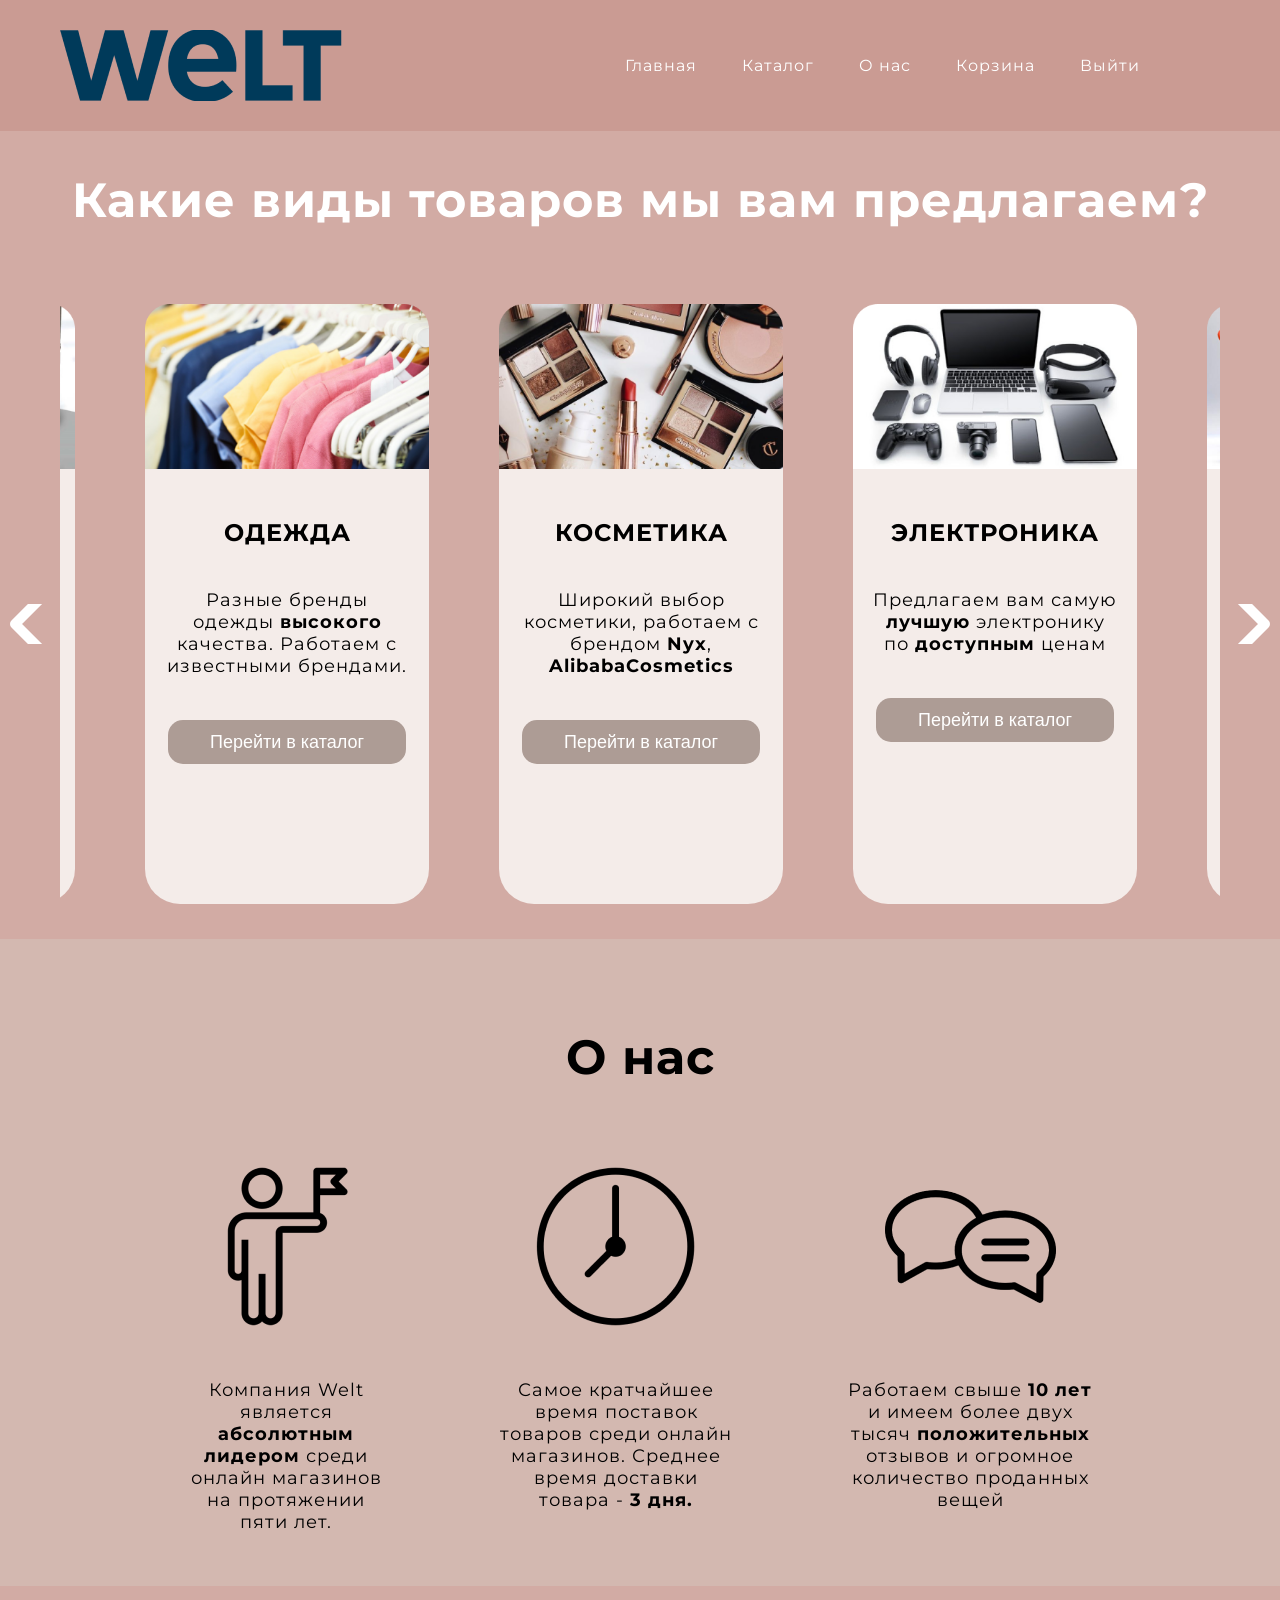
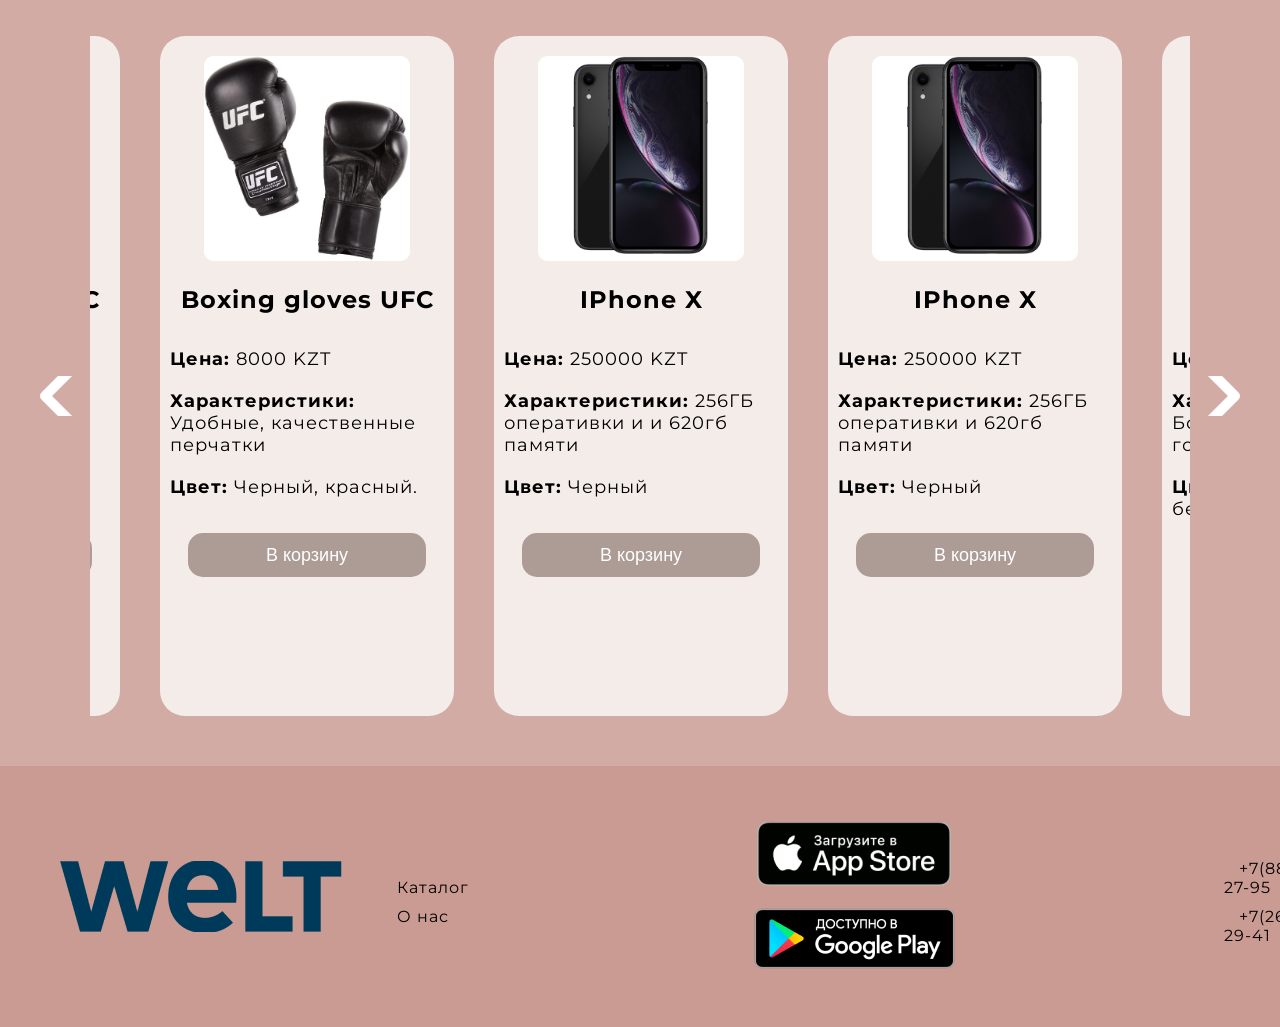
<file: index.html>
<!DOCTYPE html>
<html lang="en">

<head>
    <meta charset="UTF-8">
    <meta http-equiv="X-UA-Compatible" content="IE=edge">
    <meta name="viewport" content="width=device-width, initial-scale=1.0">
    <title>Document</title>
    <link rel="stylesheet" href="style.css">
    <script src="https://code.jquery.com/jquery-3.6.0.min.js"
        integrity="sha256-/xUj+3OJU5yExlq6GSYGSHk7tPXikynS7ogEvDej/m4=" crossorigin="anonymous">
        </script>
    <link rel="preconnect" href="https://fonts.gstatic.com">
    <link href="https://fonts.googleapis.com/css2?family=Montserrat&display=swap" rel="stylesheet">
</head>

<body>
    <header id="header">
        <div id="logo">
            <img src="img/logo.png" alt="" id="logoImg">
        </div>
        <div id="menuP">
            <ul class="menu">
                <li class="menuPunkt"><a href="index.html" class="white">Главная</a></li>
                <li class="menuPunkt"><a href="#" class="white">Каталог</a></li>
                <li class="menuPunkt"><a href="aboutUs.html" class="white">О нас</a></li>
                <li class="menuPunkt"><a href="cart.html" class="white">Корзина</a></li>
                <li class="menuPunkt"><a href="login.html" id="link" class="white">Выйти</a></li>
            </ul>
        </div>
    </header>
    <h2 class="h2 white">Какие виды товаров мы вам предлагаем?</h2>

    <div class="cards slider">
        <div class="card">
            <img src="img/image 0.png" alt="" class="image">
            <div class="text">
                <h3 class="h3">КОСМЕТИКА</h3>
                <p>Широкий выбор косметики, работаем с брендом <span>Nyx</span>, <span>AlibabaCosmetics</span></p>
            </div>
            <button class="btn" onclick="katalog()">Перейти в каталог</button>
        </div>
        <div class="card">
            <img src="img/image 1.png" alt="" class="image">
            <div class="text">
                <h3 class="h3">ЭЛЕКТРОНИКА</h3>
                <p>Предлагаем вам самую
                    <span>лучшую</span> электронику по
                    <span>доступным</span> ценам
                </p>
            </div>
            <button class="btn" onclick="katalog()">Перейти в каталог</button>
        </div>
        <div class="card">
            <img src="img/image 2.png" alt="" class="image">
            <div class="text">
                <h3 class="h3">СПОРТ-ТОВАРЫ</h3>
                <p>Спортивные товары лучшего качества, подойдут и <span>профессионалам</span>, и <span>новичкам</span>
                </p>

            </div>
            <button class="btn" onclick="katalog()">Перейти в каталог</button>
        </div>
        <div class="card">
            <img src="img/image 3.png" alt="" class="image">
            <div class="text">
                <h3 class="h3">КАНЦЕЛЯРИЯ</h3>
                <p>Канцелярия из <span>abdi</span> и <span>Леонардо</span>. Разнообразный выбор и лучшие цены.</p>
            </div>
            <button class="btn" onclick="katalog()">Перейти в каталог</button>
        </div>
        <div class="card">
            <img src="img/image 4.png" alt="" class="image">
            <div class="text">
                <h3 class="h3">ОДЕЖДА</h3>
                <p>Разные бренды одежды <span>высокого</span> качества. Работаем с известными брендами.</p>
            </div>
            <button class="btn" onclick="katalog()">Перейти в каталог</button>
        </div>
    </div>
    <div id="aboutUs">
        <h2 class="h2">О нас</h2>
        <div id="info_aboutUs">
            <div class="info">
                <div class="logo_aboutUs">
                    <img src="img/logoau1.png" alt="" class="img_aboutUs">
                </div>
                <div class="text">
                    <p>Компания Welt является <span>абсолютным лидером</span> среди онлайн магазинов на протяжении пяти
                        лет.</p>
                </div>
            </div>
            <div class="info">
                <div class="logo_aboutUs">
                    <img src="img/logoau2.png" alt="" class="img_aboutUs">
                </div>
                <div class="text">
                    <p>Самое кратчайшее время поставок товаров среди онлайн магазинов. Среднее время доставки товара -
                        <span>3 дня.</span>
                    </p>
                </div>
            </div>
            <div class="info">
                <div class="logo_aboutUs">
                    <img src="img/logoau3.png" alt="" class="img_aboutUs">
                </div>
                <div class="text">
                    <p>Работаем свыше <span>10 лет</span> и имеем более двух тысяч <span>положительных </span>отзывов и
                        огромное количество проданных вещей</p>
                </div>
            </div>
        </div>
    </div>
    <div id="catalog">
        <div id="items" class="slider">
            <div class="item">
                <img src="img/item1.png" alt="" class="itemImage">
                <div class="itemText">
                    <h3 class="h3">IPhone X</h3>
                    <p><span>Цена:</span> 250000 KZT</p>
                    <p><span>Характеристики:</span> 256ГБ оперативки и и 620гб памяти</p>
                    <p><span>Цвет:</span> Черный</p>
                </div>
                <button class="btn">В корзину</button>
            </div>
            <div class="item">
                <img src="img/item1.png" alt="" class="itemImage">
                <div class="itemText">
                    <h3 class="h3">IPhone X</h3>
                    <p><span>Цена:</span> 250000 KZT</p>
                    <p><span>Характеристики:</span> 256ГБ оперативки и 620гб памяти</p>
                    <p><span>Цвет:</span> Черный</p>
                </div>
                <button class="btn">В корзину</button>
            </div>
            <div class="item">

                <img src="img/item2.png" alt="" class="itemImage">

                <div class="itemText">
                    <h3 class="h3">NYX lipstick</h3>
                    <p><span>Цена:</span> 12000 KZT</p>
                    <p><span>Характеристики:</span> Бомбовая помада честно говоря</p>
                    <p><span>Цвет:</span> Розовый, красный, бежевый и т.д</p>
                </div>
                <button class="btn">В корзину</button>
            </div>
            <div class="item">

                <img src="img/item3.png" alt="" class="itemImage">

                <div class="itemText">
                    <h3 class="h3">Boxing gloves UFC</h3>
                    <p><span>Цена:</span> 8000 KZT</p>
                    <p><span>Характеристики:</span> Удобные, качественные перчатки</p>
                    <p><span>Цвет:</span> Черный, красный.</p>
                </div>
                <button class="btn">В корзину</button>
            </div>
            <div class="item">

                <img src="img/item3.png" alt="" class="itemImage">

                <div class="itemText">
                    <h3 class="h3">Boxing gloves UFC</h3>
                    <p><span>Цена:</span> 8000 KZT</p>
                    <p><span>Характеристики:</span> Удобные, качественные перчатки</p>
                    <p><span>Цвет:</span> Черный, красный.</p>
                </div>
                <button class="btn">В корзину</button>
            </div>
        </div>
    </div>
    <footer id="footer">
        <div id="logo">
            <img src="img/logo.png" alt="" id="logoImg">
        </div>
        <div class="menu">
            <ul class="fMenu">
                <li class="mfPunkt"><a href="">Каталог</a></li>
                <li class="mfPunkt"><a href="">О нас</a></li>
            </ul>
            <ul class="fMenuImg">
                <li class="mfPunkt"><img src="img/fImg1.png" alt="" class="fImg"></li>
                <li class="mfPunkt"><img src="img/fImg2.png" alt="" class="fImg"></li>
            </ul>
            <ul class="fMenuNum">
                <li class="mfPunkt"><a href="">+7(888)992-27-95</a></li>
                <li class="mfPunkt"><a href="">+7(267)212-29-41</a></li>
            </ul>
        </div>
    </footer>
    <script src="slick.min.js"></script>
    <script src="script.js"></script>
</body>

</html>
</file>
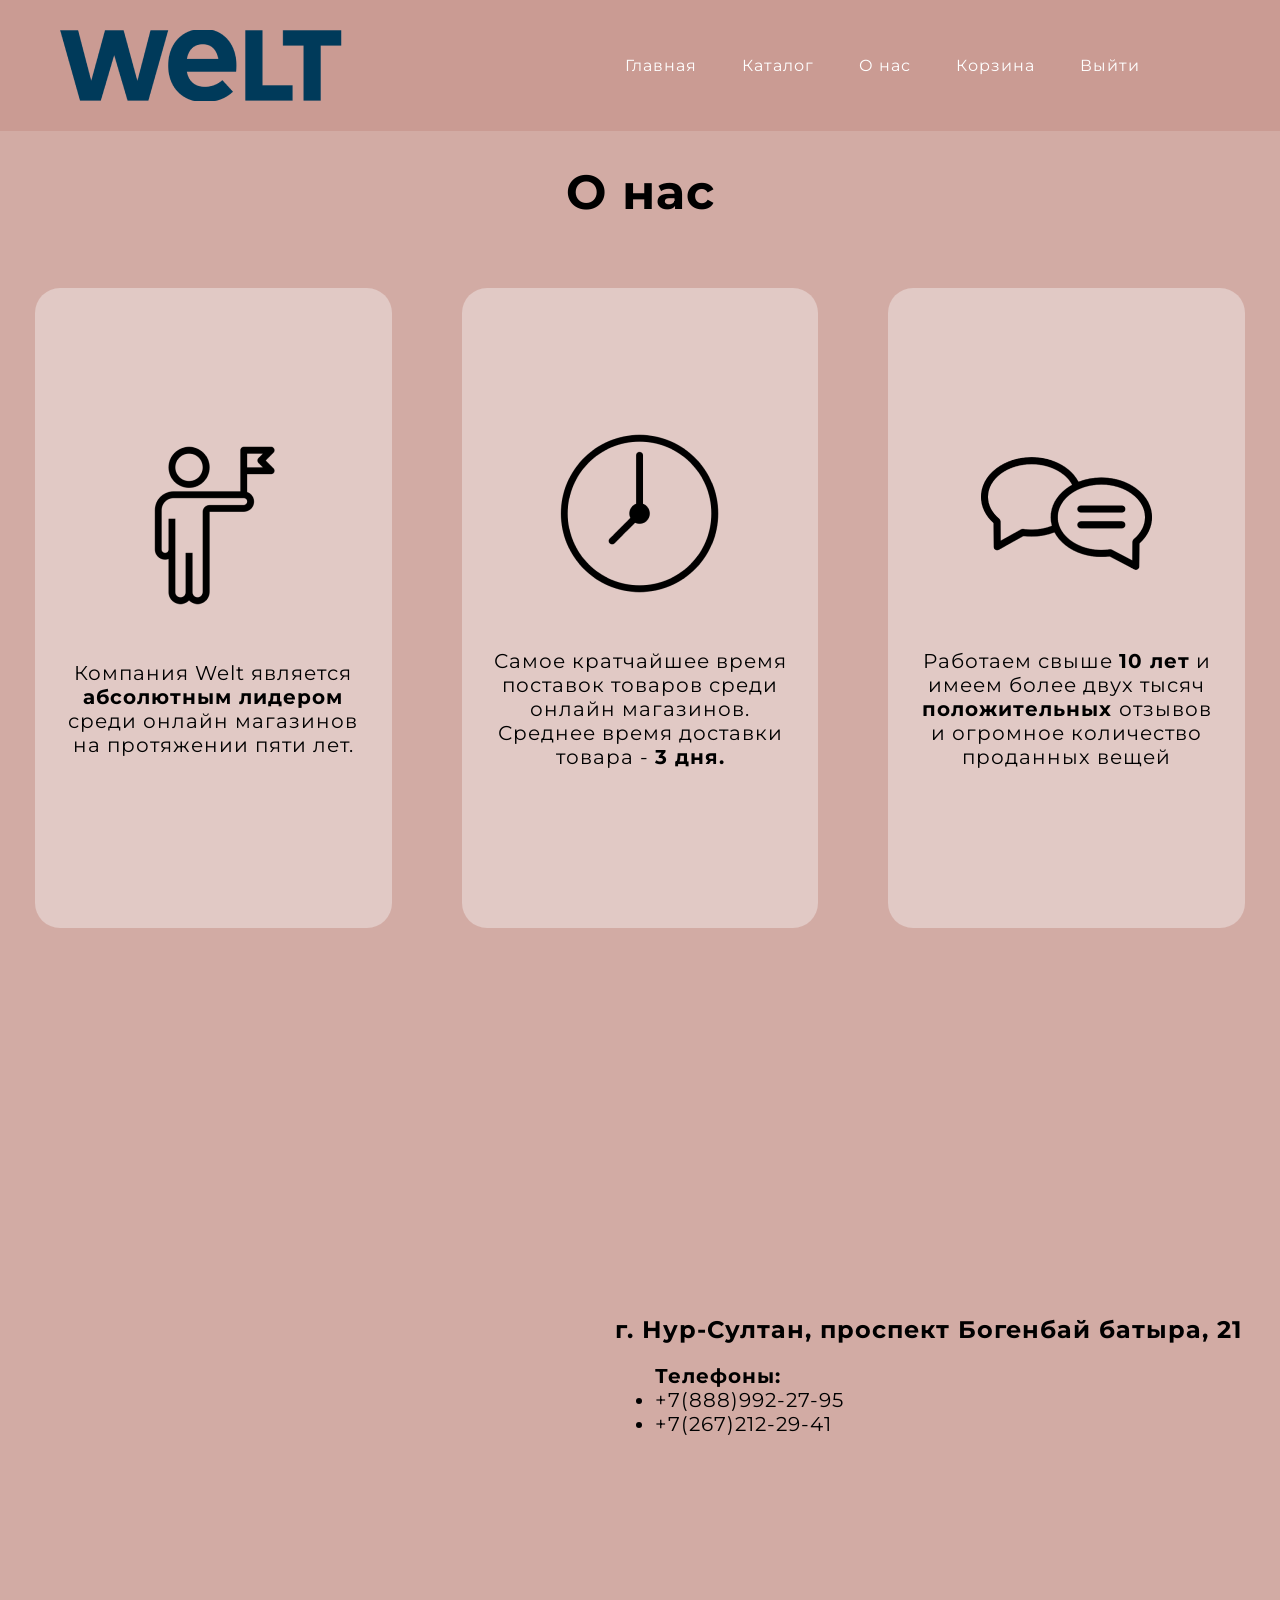
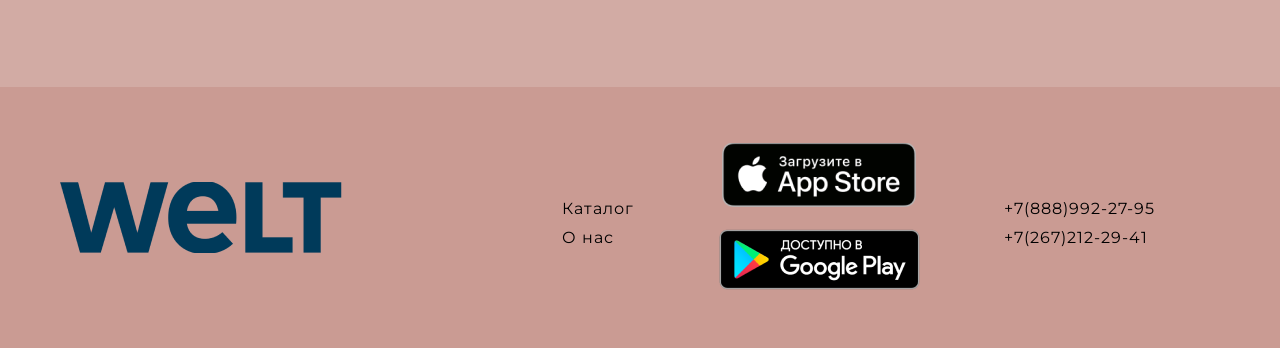
<file: aboutUs.html>
<!DOCTYPE html>
<html lang="en">

<head>
    <meta charset="UTF-8">
    <meta name="viewport" content="width=device-width, initial-scale=1.0">
    <title>Document</title>
    <link rel="stylesheet" href="aboutUs.css">
    <link rel="preconnect" href="https://fonts.gstatic.com">
    <link href="https://fonts.googleapis.com/css2?family=Montserrat&display=swap" rel="stylesheet">
</head>

<body>
    <header id="header">
        <div id="logo">
            <img src="img/logo.png" alt="" id="logoImg">
        </div>
        <div id="menuP">
            <ul class="menu">
                <li class="menuPunkt"><a href="index.html" class="white">Главная</a></li>
                <li class="menuPunkt"><a href="#" class="white">Каталог</a></li>
                <li class="menuPunkt"><a href="aboutUs.html" class="white">О нас</a></li>
                <li class="menuPunkt"><a href="cart.html" class="white">Корзина</a></li>
                <li class="menuPunkt"><a href="login.html" id="link" class="white">Выйти</a></li>
            </ul>
        </div>
    </header>

    <div id="aboutUs">
        <h1 class="h1 center">О нас</h1>
        <div id="info_aboutUs">
            <div class="info">
                <div class="logo_aboutUs">
                    <img src="img/logoau1.png" alt="" class="img_aboutUs">
                </div>
                <div class="text">
                    <p class="center">Компания Welt является <span>абсолютным лидером</span> среди онлайн магазинов на
                        протяжении пяти
                        лет.</p>
                </div>
            </div>
            <div class="info">
                <div class="logo_aboutUs">
                    <img src="img/logoau2.png" alt="" class="img_aboutUs">
                </div>
                <div class="text">
                    <p class="center">Самое кратчайшее время поставок товаров среди онлайн магазинов. Среднее время
                        доставки товара -
                        <span>3 дня.</span>
                    </p>
                </div>
            </div>
            <div class="info">
                <div class="logo_aboutUs">
                    <img src="img/logoau3.png" alt="" class="img_aboutUs">
                </div>
                <div class="text">
                    <p class="center">Работаем свыше <span>10 лет</span> и имеем более двух тысяч <span>положительных
                        </span>отзывов и
                        огромное количество проданных вещей</p>
                </div>
            </div>
        </div>
    </div>
    <div id="location">
        <div id="map">
            <iframe
                src="https://yandex.ru/map-widget/v1/?um=constructor%3A2ffb5d27a3ebb5b776b1065f327a6fa4074a3af4cf7efafd7199331f2bcc9b54&amp;source=constructor"></iframe>
        </div>
        <div id="locationInfo">
            <h2>г. Нур-Султан, проспект Богенбай батыра, 21</h2>
            <ul id="locationList">
                <span>Телефоны:</span>
                <li>+7(888)992-27-95</li>
                <li>+7(267)212-29-41</li>
            </ul>
        </div>
    </div>

    <footer id="footer">
        <div id="logo">
            <img src="img/logo.png" alt="" id="logoImg">
        </div>
        <div class="menu">
            <ul class="fMenu">
                <li class="mfPunkt"><a href="">Каталог</a></li>
                <li class="mfPunkt"><a href="">О нас</a></li>
            </ul>
            <ul class="fMenuImg">
                <li class="mfPunkt"><img src="img/fImg1.png" alt="" class="fImg"></li>
                <li class="mfPunkt"><img src="img/fImg2.png" alt="" class="fImg"></li>
            </ul>
            <ul class="fMenuNum">
                <li class="mfPunkt"><a href="">+7(888)992-27-95</a></li>
                <li class="mfPunkt"><a href="">+7(267)212-29-41</a></li>
            </ul>
        </div>
    </footer>
</body>

</html>
</file>
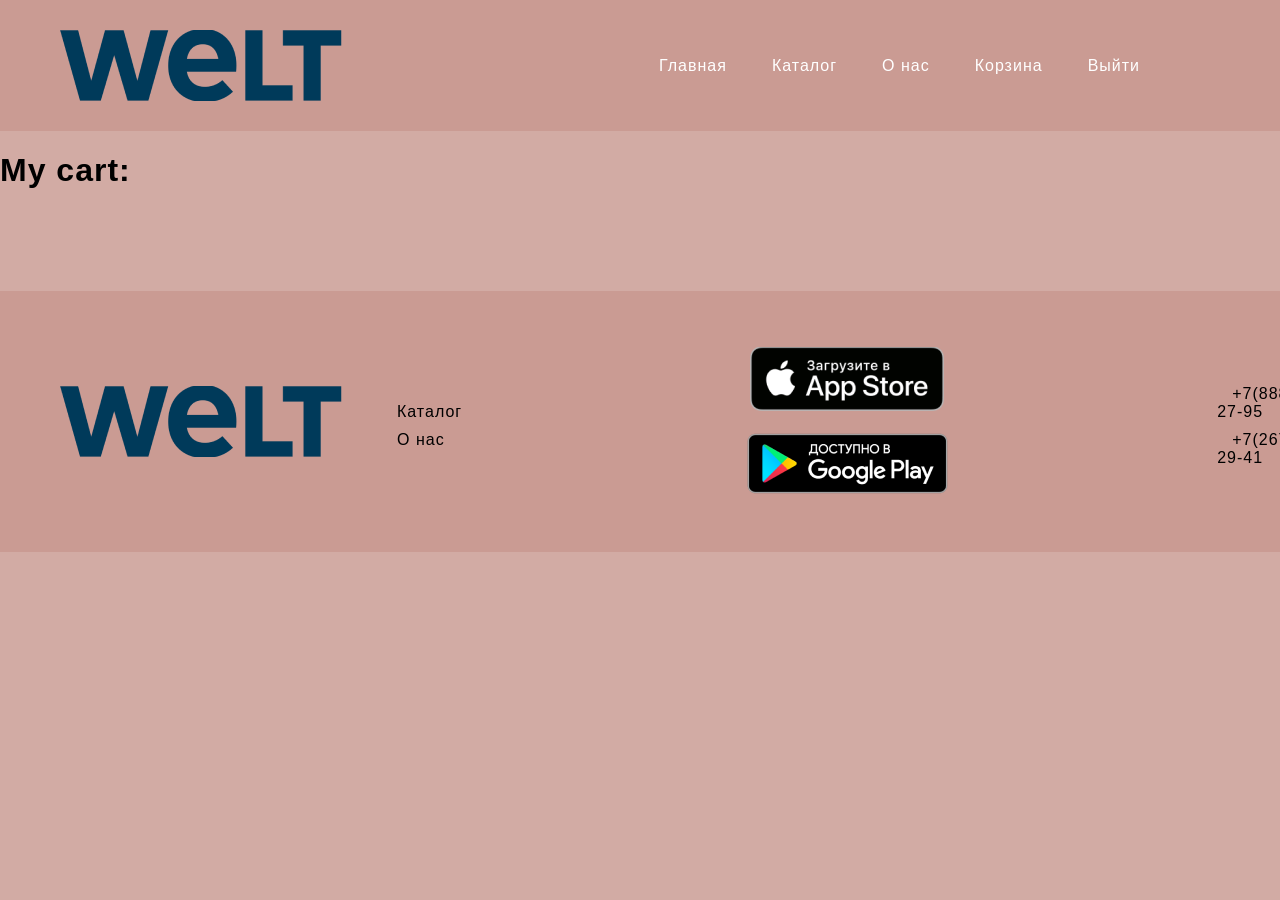
<file: cart.html>
<!DOCTYPE html>
<html lang="en">

<head>
    <meta charset="UTF-8">
    <meta name="viewport" content="width=device-width, initial-scale=1.0">
    <meta http-equiv="X-UA-Compatible" content="ie=edge">
    <title>Document</title>
    <link rel="stylesheet" href="style.css">
    <script src="https://code.jquery.com/jquery-3.6.0.min.js"
        integrity="sha256-/xUj+3OJU5yExlq6GSYGSHk7tPXikynS7ogEvDej/m4=" crossorigin="anonymous">
        </script>
</head>

<body>
    <header id="header">
        <div id="logo">
            <img src="img/logo.png" alt="" id="logoImg">
        </div>
        <div id="menuP">
            <ul class="menu">
                <li class="menuPunkt"><a href="index.html" class="white">Главная</a></li>
                <li class="menuPunkt"><a href="katalog.html" class="white">Каталог</a></li>
                <li class="menuPunkt"><a href="aboutUs.html" class="white">О нас</a></li>
                <li class="menuPunkt"><a href="cart.html" class="white">Корзина</a></li>
                <li class="menuPunkt"><a href="login.html" class="white">Выйти</a></li>
            </ul>
        </div>
    </header>


    <div id="cartOverall">
        <h1>My cart:</h1>
        <h1 id="overall"></h1>
    </div>
    <div id="cart">

    </div>



    <footer id="footer">
        <div id="logo">
            <img src="img/logo.png" alt="" id="logoImg">
        </div>
        <div class="menu">
            <ul class="fMenu">
                <li class="mfPunkt"><a href="">Каталог</a></li>
                <li class="mfPunkt"><a href="">О нас</a></li>
            </ul>
            <ul class="fMenuImg">
                <li class="mfPunkt"><img src="img/fImg1.png" alt="" class="fImg"></li>
                <li class="mfPunkt"><img src="img/fImg2.png" alt="" class="fImg"></li>
            </ul>
            <ul class="fMenuNum">
                <li class="mfPunkt"><a href="">+7(888)992-27-95</a></li>
                <li class="mfPunkt"><a href="">+7(267)212-29-41</a></li>
            </ul>
        </div>
    </footer>

    <script src="cart.js"></script>
</body>

</html>
</file>
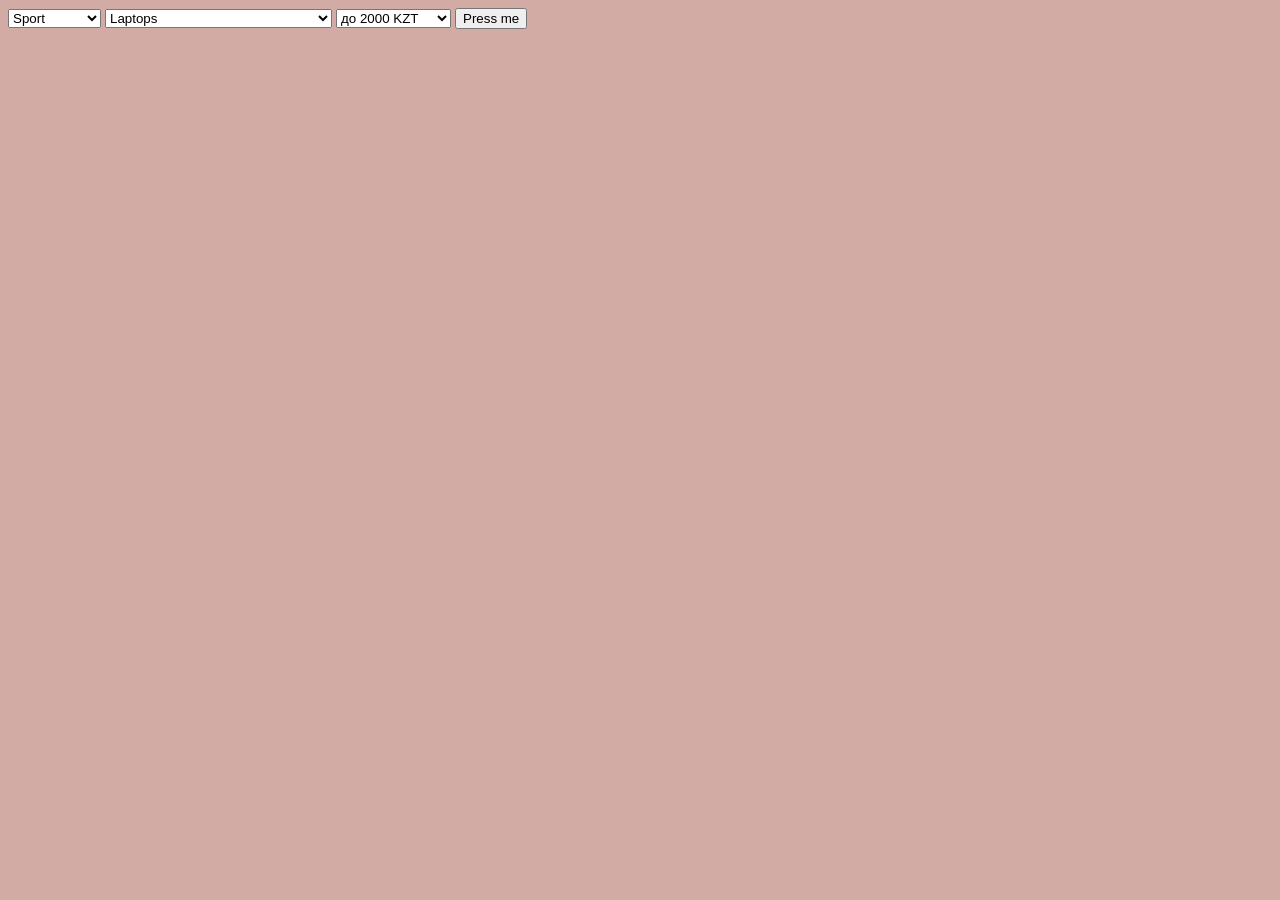
<file: index3.html>
<!DOCTYPE html>
<html lang="en">

<head>
  <meta charset="UTF-8">
  <meta name="viewport" content="width=device-width, initial-scale=1.0">
  <title>Document</title>
  <link rel="stylesheet" href="css/style3.css">
  <script src="https://code.jquery.com/jquery-3.6.0.min.js"
    integrity="sha256-/xUj+3OJU5yExlq6GSYGSHk7tPXikynS7ogEvDej/m4=" crossorigin="anonymous"></script>
</head>


<body>

  <select id="category1" onchange="category1Change()"></select>
  <select id="category2">


  </select>
  <select id="priceAll">
    <option value="2000">до 2000 KZT</option>
    <option value="5000">до 5000 KZT</option>
    <option value="10000">до 10000 KZT</option>
    <option value="15000">до 15000 KZT</option>
    <option value="20000">до 20000 KZT</option>
    <option value="100000">до 100000 KZT</option>
    <option value="150000">до 150000 KZT</option>
    <option value="200000">до 200000 KZT</option>
    <option value="300000">до 300000 KZT</option>

  </select>
  <button id="button">Press me</button>
  <div id="cards1">


  </div>
  <script src="js/script3.js"></script>
</body>

</html>
</file>
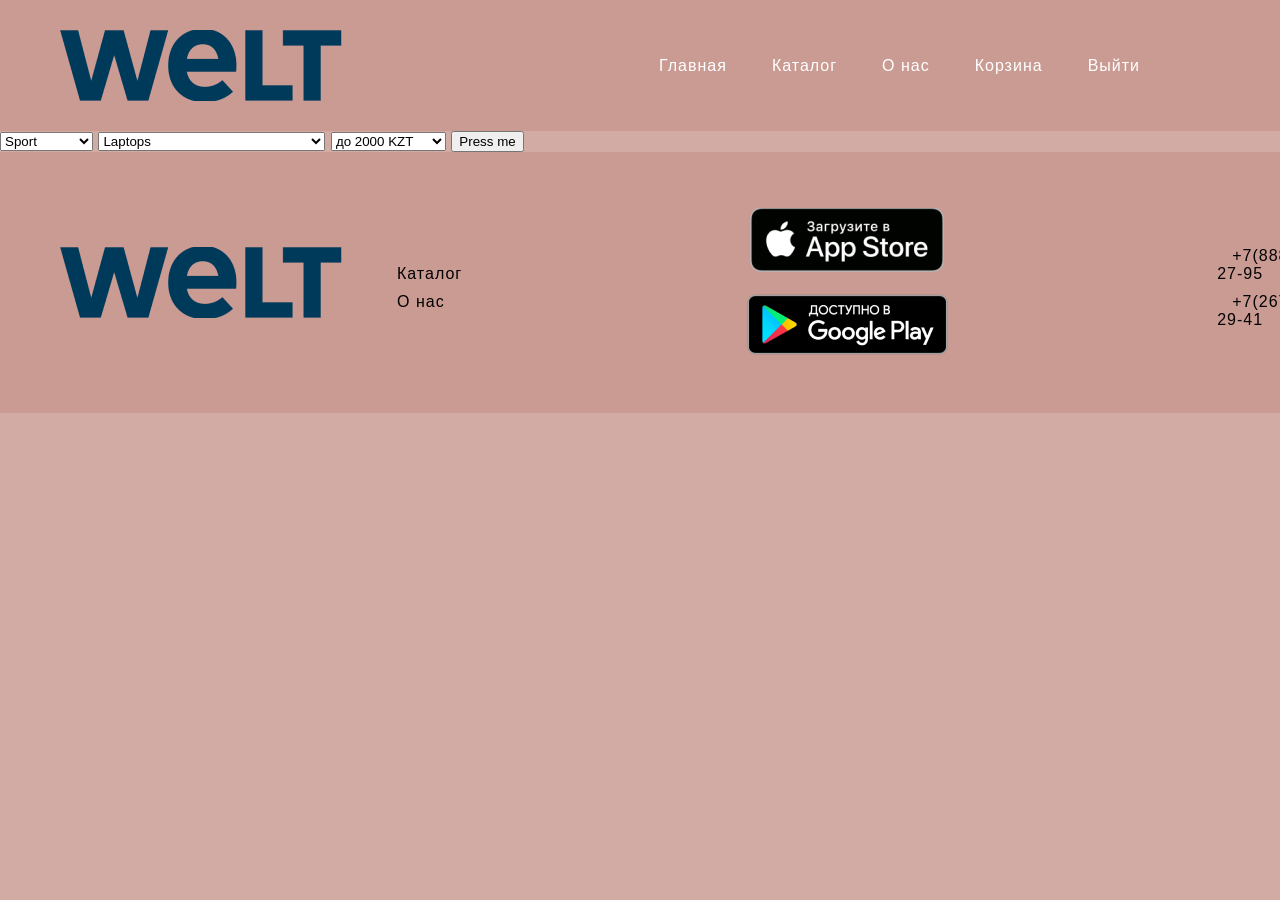
<file: katalog.html>
<!DOCTYPE html>
<html lang="en">

<head>
    <meta charset="UTF-8">
    <meta name="viewport" content="width=device-width, initial-scale=1.0">
    <meta http-equiv="X-UA-Compatible" content="ie=edge">
    <title>Document</title>
    <script src="https://code.jquery.com/jquery-3.6.0.min.js"
        integrity="sha256-/xUj+3OJU5yExlq6GSYGSHk7tPXikynS7ogEvDej/m4=" crossorigin="anonymous">
        </script>
    <link rel="stylesheet" href="style.css">
    <link rel="stylesheet" href="css/style3.css">
</head>

<body>
    <header id="header">
        <div id="logo">
            <img src="img/logo.png" alt="" id="logoImg">
        </div>
        <div id="menuP">
            <ul class="menu">
                <li class="menuPunkt"><a href="index.html" class="white">Главная</a></li>
                <li class="menuPunkt"><a href="#" class="white">Каталог</a></li>
                <li class="menuPunkt"><a href="aboutUs.html" class="white">О нас</a></li>
                <li class="menuPunkt"><a href="cart.html" class="white">Корзина</a></li>
                <li class="menuPunkt"><a href="login.html" id="link" class="white">Выйти</a></li>
            </ul>
        </div>
    </header>

    <select id="category1" onchange="category1Change()"></select>
    <select id="category2">


    </select>
    <select id="priceAll">
        <option value="2000">до 2000 KZT</option>
        <option value="5000">до 5000 KZT</option>
        <option value="10000">до 10000 KZT</option>
        <option value="15000">до 15000 KZT</option>
        <option value="20000">до 20000 KZT</option>
        <option value="100000">до 100000 KZT</option>
        <option value="150000">до 150000 KZT</option>
        <option value="200000">до 200000 KZT</option>
        <option value="300000">до 300000 KZT</option>

    </select>
    <button id="button">Press me</button>
    <div id="cards1">


    </div>
    <script src="js/script3.js"></script>
    <div class="blocks">

    </div>


    <footer id="footer">
        <div id="logo">
            <img src="img/logo.png" alt="" id="logoImg">
        </div>
        <div class="menu">
            <ul class="fMenu">
                <li class="mfPunkt"><a href="">Каталог</a></li>
                <li class="mfPunkt"><a href="">О нас</a></li>
            </ul>
            <ul class="fMenuImg">
                <li class="mfPunkt"><img src="img/fImg1.png" alt="" class="fImg"></li>
                <li class="mfPunkt"><img src="img/fImg2.png" alt="" class="fImg"></li>
            </ul>
            <ul class="fMenuNum">
                <li class="mfPunkt"><a href="">+7(888)992-27-95</a></li>
                <li class="mfPunkt"><a href="">+7(267)212-29-41</a></li>
            </ul>
        </div>
    </footer>
    <!-- <script src="katalog.js"></script> -->
</body>

</html>
</file>
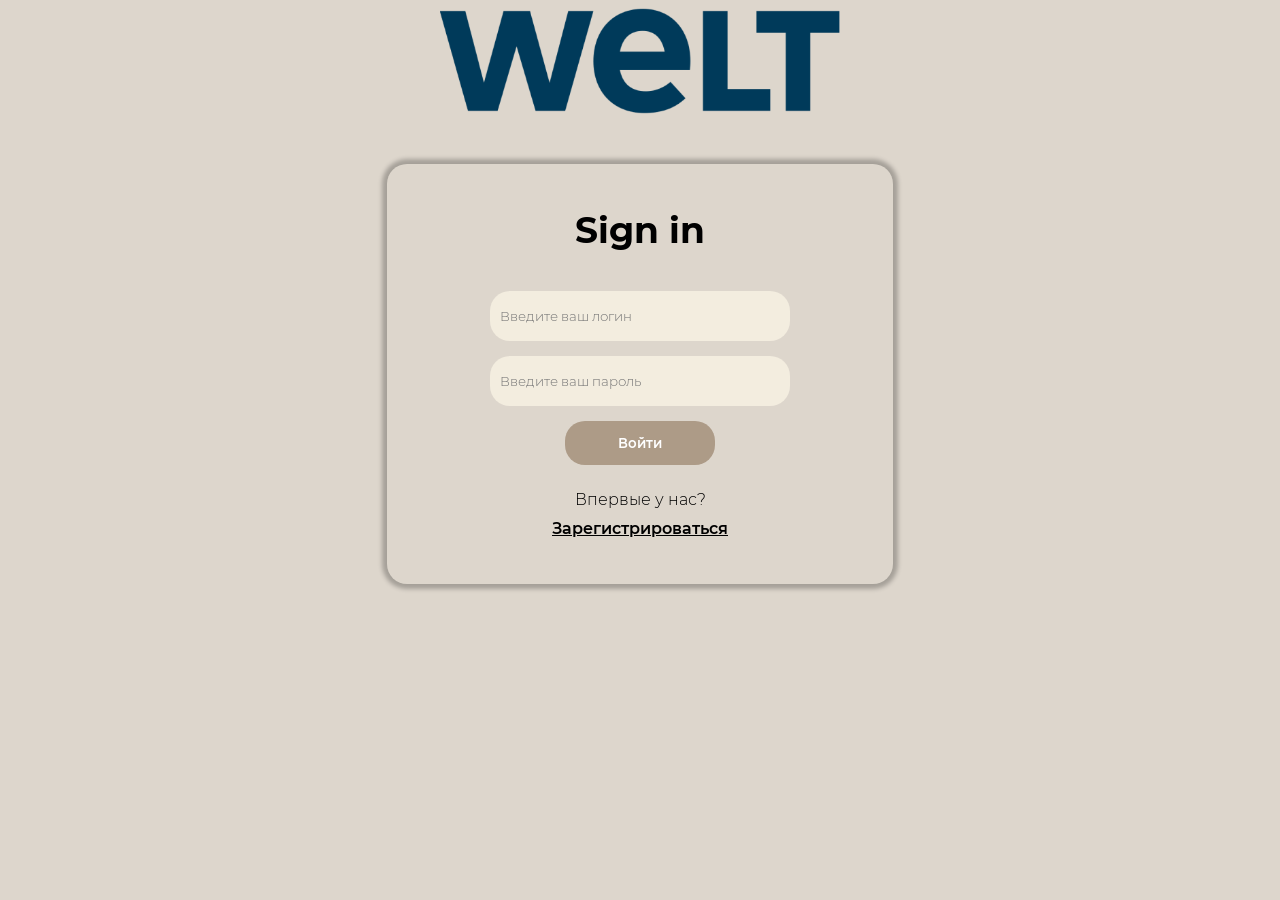
<file: login.html>
<!DOCTYPE html>
<html lang="en">

<head>
    <meta charset="UTF-8">
    <meta name="viewport" content="width=device-width, initial-scale=1.0">
    <meta http-equiv="X-UA-Compatible" content="ie=edge">
    <title>Document</title>
    <script src="https://code.jquery.com/jquery-3.6.0.min.js"
        integrity="sha256-/xUj+3OJU5yExlq6GSYGSHk7tPXikynS7ogEvDej/m4=" crossorigin="anonymous"></script>
    <link rel="stylesheet" href="login.css">
</head>

<body>
    <div class="image">
        <img src="img/logo-inputs.png" alt="">
    </div>
    <div class="main">
        <div class="loginblock">
            <div class="text">
                <h1>Sign in</h1>
            </div>
            <input type="text" id="loginInput" placeholder="Введите ваш логин">
            <input type="password" id="passwordInput" placeholder="Введите ваш пароль">
            <button id="btn">Войти</button>
            <span class="reg_text">Впервые у нас?</span>
            <a class="reg_link" href="registration.html">Зарегистрироваться</a>
        </div>
    </div>
    <script src="login.js"></script>
</body>

</html>
</file>
<file: style.css>
@font-face {
    font-family: "Montserrat-Bold";
    src: url(./fonts/Montserrat-Bold.ttf) format("truetype");
}

@font-face {
    font-family: "Montserrat-Light";
    src: url(./fonts/Montserrat-Light.ttf) format("truetype");
}

@font-face {
    font-family: "Montserrat-SemiBold";
    src: url(./fonts/Montserrat-SemiBold.ttf) format("truetype");
}
body {
    background-color: #D2ABA4;
    font-family: 'Montserrat', sans-serif;
    padding: 0;
    margin: 0;
    letter-spacing: 1px;
}
.white{
    color: white;
}
.menu{
    list-style: none;
    display: flex;
    flex-direction: row;
    justify-content: center;
    margin-right: 50px;
}
.menu li a{
    margin: 0 15px;
    padding-bottom: 5px;
}
.menu li a:hover{
    border-bottom: 1px solid white;
    transition: all 1s linear 0.1ms;
}
#header, #footer{
    display: flex;
    flex-direction: row;
    justify-content: space-between;
    align-items: center;
    background-color: #CA9B93;
    padding: 30px 60px;
}
#logo{
    width: 282px;
    height: 71px;
}
#logoImg{
    width: 282px;
    height: 71px;
}
.menuPunkt{
    margin-right: 15px;
}
a{
    text-decoration: none;
    color: black;
}
.card {
    width: 305px;
    height: 600px;
    background-color: #F4ECE9;
    margin: 35px;
    border-radius: 35px;
    display: flex;
    flex-direction: column;
    align-items: center;
    position: relative;
    outline: none;
}

.cards, #items{
    display: flex;
    flex-direction: row;
    justify-content: center;
    
}

.btn {
    border: none;
    background-color: #AD9C95;
    width: 238px;
    height: 44px;
    border-radius: 15px;
    color: white;
    font-weight: 500;
    font-size: 18px;
    cursor: pointer;
    margin-top: 25px;
}

p{
    text-align: center;
}

.img {
    width: 100%;
    height: 230px;
    border-top-left-radius: 35px;
    border-top-right-radius: 35px;
}
.text{
    display: flex;
    flex-direction: column;
    align-items: center;
    justify-self: center;
    margin-top: 25px;
padding: 0 20px;
}
.h3 {
    font-size: 24px;
    text-align: center;
}
.h2{
    font-size: 48px;
    text-align: center;
}
p {
    font-size: 18px;
}
span{
    font-weight: bold;
}
.image{
    width: 100%;
}
#aboutUs{
    width: 100%;
    background-color: #D3B8B0;
    padding-top: 50px;
}
#info_aboutUs{
    display: flex;
    flex-direction: row;
    justify-content: center;
    max-width: 80%;
    margin: 0 auto;
}
.info{
    margin: 35px;
    display: flex;
    flex-direction: column;
    align-items: center;
}
#catalog{
    padding: 30px;
}
.filtersBtn{
    border: none;
    background-color: #fff;
    width: 157px;
    height: 32px;
    border-radius: 5px;
}
.item{
    width: 376px;
    height: 680px;
    margin: 20px;
    background-color: #F4ECE9;
    border-radius: 25px;
    display: flex;
    flex-direction: column;
    align-items: center;
    position: relative;
    outline: none;
}
.itemImgDv{
    width: 376px;
    height: 376px;
    position: relative;
}
.itemImage{
    width: 70%;
    margin-top: 20px;
}
.itemText{
    display: flex;
    flex-direction: column;
    padding-left: 10px;
    padding-right: 10px;
}
.itemText p{
    text-align: initial;
    margin: 10px 0;
}
.fMenu, .fMenuImg, .fMenuNum{
    list-style: none;
    margin-right: 200px;
    display: flex;
    flex-direction: column;
    justify-content: center;
}
.fMenu > li, .fMenuImg > li, .fMenuNum > li{
    margin-top: 10px;
}
.fMenuImg{
    display: flex;
    flex-direction: column;
    justify-content: center;
    align-items: center;
}
.slick-track{
    display: flex;
    align-items: flex-start;
}
.slick-list{
    overflow: hidden ;
}
.slider-items{
    outline: none;
}
.slider .slick-arrow{
    position: absolute;
    top: 50%;
    z-index: 10;
    font-size: 0;
    width: 40px;
    height: 40px;

}
.slider{
    position: relative;
    padding: 0 60px;
}

.slider .slick-prev{
left: 0;
background: url(./img/sl-arrow_l.svg)  100%;
background-size: cover;
border: none !important;
outline: none;
margin-left: 10px;
}
.slider .slick-dots{
    display: flex;
    align-items:center;
justify-content: center;
}
.slider .slick-dots li{
    list-style: none;
    margin: 10px 0;
}
.slider .slick-dots button{
  font-size: 0;
  width: 10px;
  height: 10px;
  background-color: white;
  border-radius: 50%;  
}
.slider .slick-next{
    right: 0;
    background: url(./img/sl-arrow_r.svg)  100%;
    background-size: cover;
    border: none !important;
    outline: none;
    margin-right: 10px;
}

.cart_items{
    display: flex;
    flex-direction: column;
    /* justify-content: center; */
    /* align-items: center; */
    border: 1px solid black;
    border-radius: 20px;
    max-width: 400px;
    min-height: 370px;
    background-color: #F4ECE9;

}
.text-items{
    padding: 0 25px;
    display: flex;
    align-self: center;
    justify-self: center;
    flex-direction: column;
    margin-top: 40px;
}
.text-items p{
    text-align: left !important;
}
#cart{
    display: flex;
    align-items: center;
    justify-content: center;
    flex-wrap: wrap;
    padding: 40px 0;
}
.submit_zakaz{
    width: 250px;
    height: 50px;
    background-color: #AD9C95;
    outline: none;
    cursor: pointer;
    border: 1px solid transparent;
    border-radius: 20px;
    font-family: 'Montserrat-SemiBold';
    color: white;
    display: flex;
    margin-top: 50px;
    align-items: center;
    align-self: center;
    /* justify-self: flex-end; */
    justify-content: center;
}
</file>
<file: aboutUs.css>
body {
    background-color: #D2ABA4;
    font-family: 'Montserrat', sans-serif;
    padding: 0;
    margin: 0;
    letter-spacing: 1px;
}
/* ________________________________________ */
    .center{
        text-align: center;
    }
    .img {
        width: 395px;
        height: 230px;
        border-top-left-radius: 35px;
        border-top-right-radius: 35px;
        position: relative;
    }
    .text{
        display: flex;
        flex-direction: column;
        padding-left: 10px;
        padding-right: 10px;
    }
    .h3 {
        font-size: 24px;
    }
    .h1{
        font-size: 48px;
    }
    span{
        font-weight: bold;
    }
    #info_aboutUs{
        display: flex;
        flex-direction: row;
        justify-content: space-around;

    }
    .info{
        margin: 35px;
        background-color: #E1C9C5;
        display: flex;
        flex-direction: column;
        justify-content: center;
        align-items: center;
        border-radius: 25px;
        width: 450px;
        height: 620px;
        padding: 10px;
        font-size: 20px;
    }
    /* ______________________________________________________ */
#location{
    display: flex;
    flex-direction: row;
    justify-content: space-around;
    align-items: center;
    margin-top: 100px;
}
iframe{
    width: 1000px; 
    height: 620px;
    border: none;
    border-radius: 25px;
}
#locationList{
    font-size: 20px;
}
@media(max-width: 1440px){
    iframe{
        width: 500px;
    }
}
@media(max-width: 1024px){
    #location{
    display: flex;
    flex-direction: column;
    justify-content: center;
    align-items: center;
    }
    iframe{
        width: 500px;
    }
}
.white{
    color: white;
}
.menu{
    list-style: none;
    display: flex;
    flex-direction: row;
    justify-content: center;
    margin-right: 50px;
}
.menu li a{
    margin: 0 15px;
    padding-bottom: 5px;
}
.menu li a:hover{
    border-bottom: 1px solid white;
    transition: all 1s linear 0.1ms;
}
#header, #footer{
    display: flex;
    flex-direction: row;
    justify-content: space-between;
    align-items: center;
    background-color: #CA9B93;
    padding: 30px 60px;
}
#logo{
    width: 282px;
    height: 71px;
}
#logoImg{
    width: 282px;
    height: 71px;
}
.menuPunkt{
    margin-right: 15px;
}
a{
    text-decoration: none;
    color: black;
}
.card {
    width: 305px;
    height: 600px;
    background-color: #F4ECE9;
    margin: 35px;
    border-radius: 35px;
    display: flex;
    flex-direction: column;
    align-items: center;
    position: relative;
    outline: none;
}

.cards, #items{
    display: flex;
    flex-direction: row;
    justify-content: center;
    
}

.btn {
    border: none;
    background-color: #AD9C95;
    width: 238px;
    height: 44px;
    border-radius: 15px;
    color: white;
    font-weight: 500;
    font-size: 18px;
    cursor: pointer;
    margin-top: 25px;
}

p{
    text-align: center;
}

.img {
    width: 100%;
    height: 230px;
    border-top-left-radius: 35px;
    border-top-right-radius: 35px;
}
.text{
    display: flex;
    flex-direction: column;
    align-items: center;
    justify-self: center;
    margin-top: 25px;
padding: 0 20px;
}
#catalog{
    padding: 30px;
}
.filtersBtn{
    border: none;
    background-color: #fff;
    width: 157px;
    height: 32px;
    border-radius: 5px;
}
.item{
    width: 376px;
    height: 680px;
    margin: 20px;
    background-color: #F4ECE9;
    border-radius: 25px;
    display: flex;
    flex-direction: column;
    align-items: center;
    position: relative;
    outline: none;
}
.itemImgDv{
    width: 376px;
    height: 376px;
    position: relative;
}
.itemImage{
    width: 70%;
    margin-top: 20px;
}
.itemText{
    display: flex;
    flex-direction: column;
    padding-left: 10px;
    padding-right: 10px;
}
.itemText p{
    text-align: initial;
    margin: 10px 0;
}
.fMenu, .fMenuImg, .fMenuNum{
    list-style: none;
    /* margin-right: 200px; */
    display: flex;
    flex-direction: column;
    justify-content: center;
}
.fMenu > li, .fMenuImg > li, .fMenuNum > li{
    margin-top: 10px;
}
.fMenuImg{
    display: flex;
    flex-direction: column;
    justify-content: center;
    align-items: center;
}
.slick-track{
    display: flex;
    align-items: flex-start;
}
.slick-list{
    overflow: hidden ;
}
.slider-items{
    outline: none;
}
.slider .slick-arrow{
    position: absolute;
    top: 50%;
    z-index: 10;
    font-size: 0;
    width: 40px;
    height: 40px;

}
.slider{
    position: relative;
    padding: 0 60px;
}

.slider .slick-prev{
left: 0;
background: url(./img/sl-arrow_l.svg)  100%;
background-size: cover;
border: none !important;
outline: none;
margin-left: 10px;
}
.slider .slick-dots{
    display: flex;
    align-items:center;
justify-content: center;
}
.slider .slick-dots li{
    list-style: none;
    margin: 10px 0;
}
.slider .slick-dots button{
  font-size: 0;
  width: 10px;
  height: 10px;
  background-color: white;
  border-radius: 50%;  
}
.slider .slick-next{
    right: 0;
    background: url(./img/sl-arrow_r.svg)  100%;
    background-size: cover;
    border: none !important;
    outline: none;
    margin-right: 10px;
}

.cart_items{
    display: flex;
    flex-direction: column;
    /* justify-content: center; */
    /* align-items: center; */
    border: 1px solid black;
    border-radius: 20px;
    max-width: 400px;
    min-height: 530px;
    background-color: #F4ECE9;

}
.text-items{
    padding: 0 25px;
    display: flex;
    align-self: center;
    justify-self: center;
    flex-direction: column;
    margin-top: 40px;
}
.text-items p{
    text-align: left !important;
}
#cart{
    display: flex;
    align-items: center;
    justify-content: center;
    flex-wrap: wrap;
    padding: 40px 0;
}
.submit_zakaz{
    width: 250px;
    height: 50px;
    background-color: #AD9C95;
    outline: none;
    cursor: pointer;
    border: 1px solid transparent;
    border-radius: 20px;
    font-family: 'Montserrat-SemiBold';
    color: white;
}
</file>
<file: css/style3.css>
body{
    background: #D2ABA4;
}
.cards{
    display: flex;
    width: 100%;
    flex-wrap: wrap;
    margin: 10px;
}
.card{
    display: flex;
    flex-direction: column;
    align-items: center;
    width: 300px;
    height: 500px;
    border: 1px solid #F4ECE9;
    border-radius: 16px;
    box-sizing: border-box;
    

    
}
.img__block{
    width: 100%;
    height: 70%;
    
 
}
.info__block{
    display: flex;
    flex-direction: column;
    align-items: center;
    background-color: #F4ECE9 ;
    width: 100%;
    height: 220px;
    box-sizing: border-box;
    color: black;
    padding: 10px;
    border-bottom-left-radius: 16px;
    border-bottom-right-radius: 16px;
    font-family: monospace;
}
.title{
    font-size: 20px;
    font-weight: 600;
    align-items: center;
    
}
.title__city{
    display: flex;
    flex-direction: column;
    font-size: 14px;
    font-weight: 500;
    color: #000000;
    padding-top: 20px ;
    padding-bottom: 20px ;
    
}
.add{
    width: 100px;
    height: 30px;
    margin: 10px auto;
    border-radius: 20px;
    box-sizing: border-box;
    background-color: #AD9C95;
    color: white;
    text-align: center;
    
}
</file>
<file: login.css>
@font-face {
    font-family: "Montserrat-Bold";
    src: url(./fonts/Montserrat-Bold.ttf) format("truetype");
}

@font-face {
    font-family: "Montserrat-Light";
    src: url(./fonts/Montserrat-Light.ttf) format("truetype");
}

@font-face {
    font-family: "Montserrat-SemiBold";
    src: url(./fonts/Montserrat-SemiBold.ttf) format("truetype");
}

body{
    background-color: #DDD6CC;
}

.image{
    display: flex;
    align-items: center;
    justify-content: center;
    margin-bottom: 50px;
}
.image img{
    width: 400px;
}

::placeholder{
    font-family: "Montserrat-Light";
}

.main{
    display: flex;
    justify-content: center;
}

.main h1{
    font-family: "Montserrat-Bold";
    font-size: 36px;
}

.loginblock{
    display: flex;
    align-items: center;
    flex-direction: column;
    width: 40%;
    box-sizing: border-box;
    padding: 20px;
    margin: 0 auto;
    height: 420px;
    box-shadow: 0 0 4px 5px rgba(0, 0, 0, 0.25);
    border-radius: 20px;
}

#loginInput{
    height: 50px;
    border-radius: 20px;
    outline: none;
    border: none;
    width: 300px;
    margin: 15px 0;
}

#passwordInput{
    height: 50px;
    border-radius: 20px;
    outline: none;
    border: none;
    width: 300px;
}

input{
    background-color: #F3EDDF;
    box-sizing: border-box;
    padding: 0 10px;
}

#btn{
    width: 150px;
    height: 44px;
    border-radius: 20px;
    background-color: #AD9B87;
    outline: none;
    border: 0;
    font-family: "Montserrat-SemiBold";
    color: white;
    margin: 15px 0;
    cursor: pointer;
}
.reg_text{
    font-family: 'Montserrat-Light';
    margin-top: 10px;
}
.reg_link{
    font-family: 'Montserrat-SemiBold';
    color: black;
    margin-top: 10px;
}
</file>
